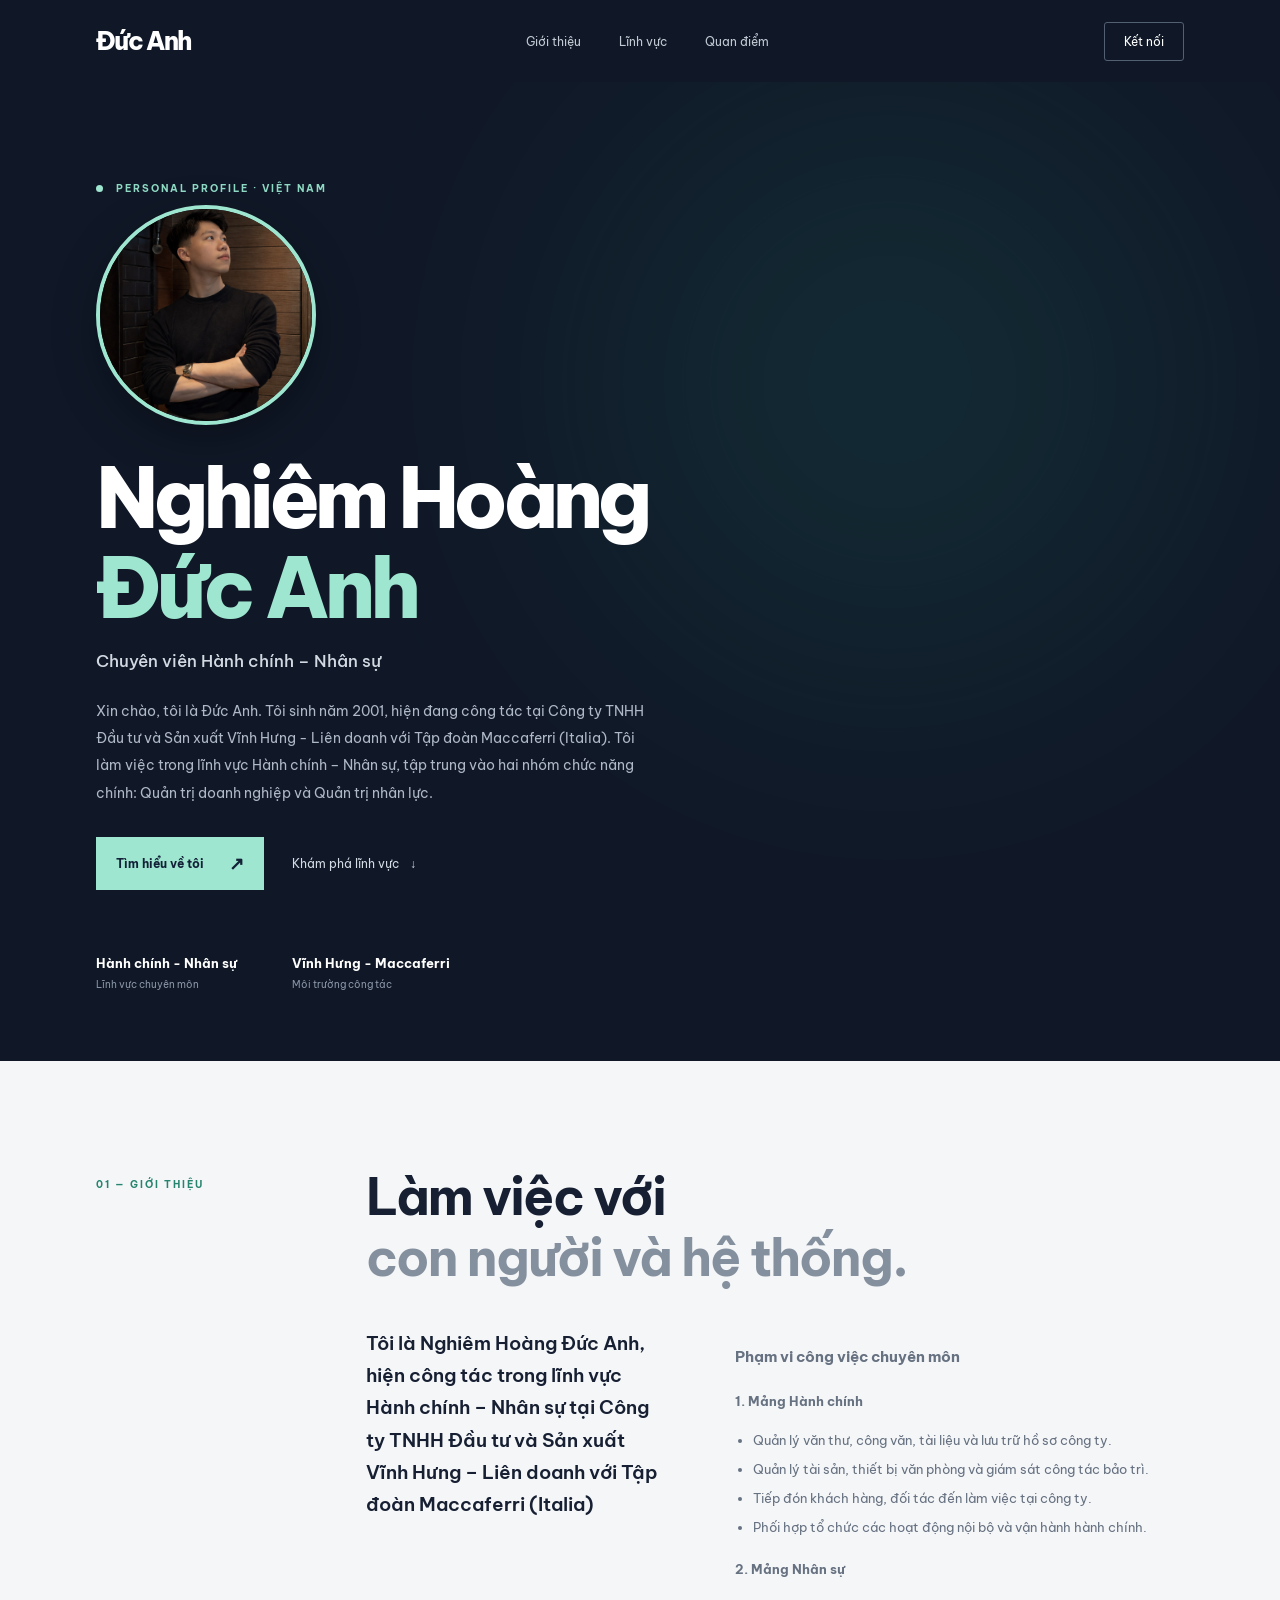
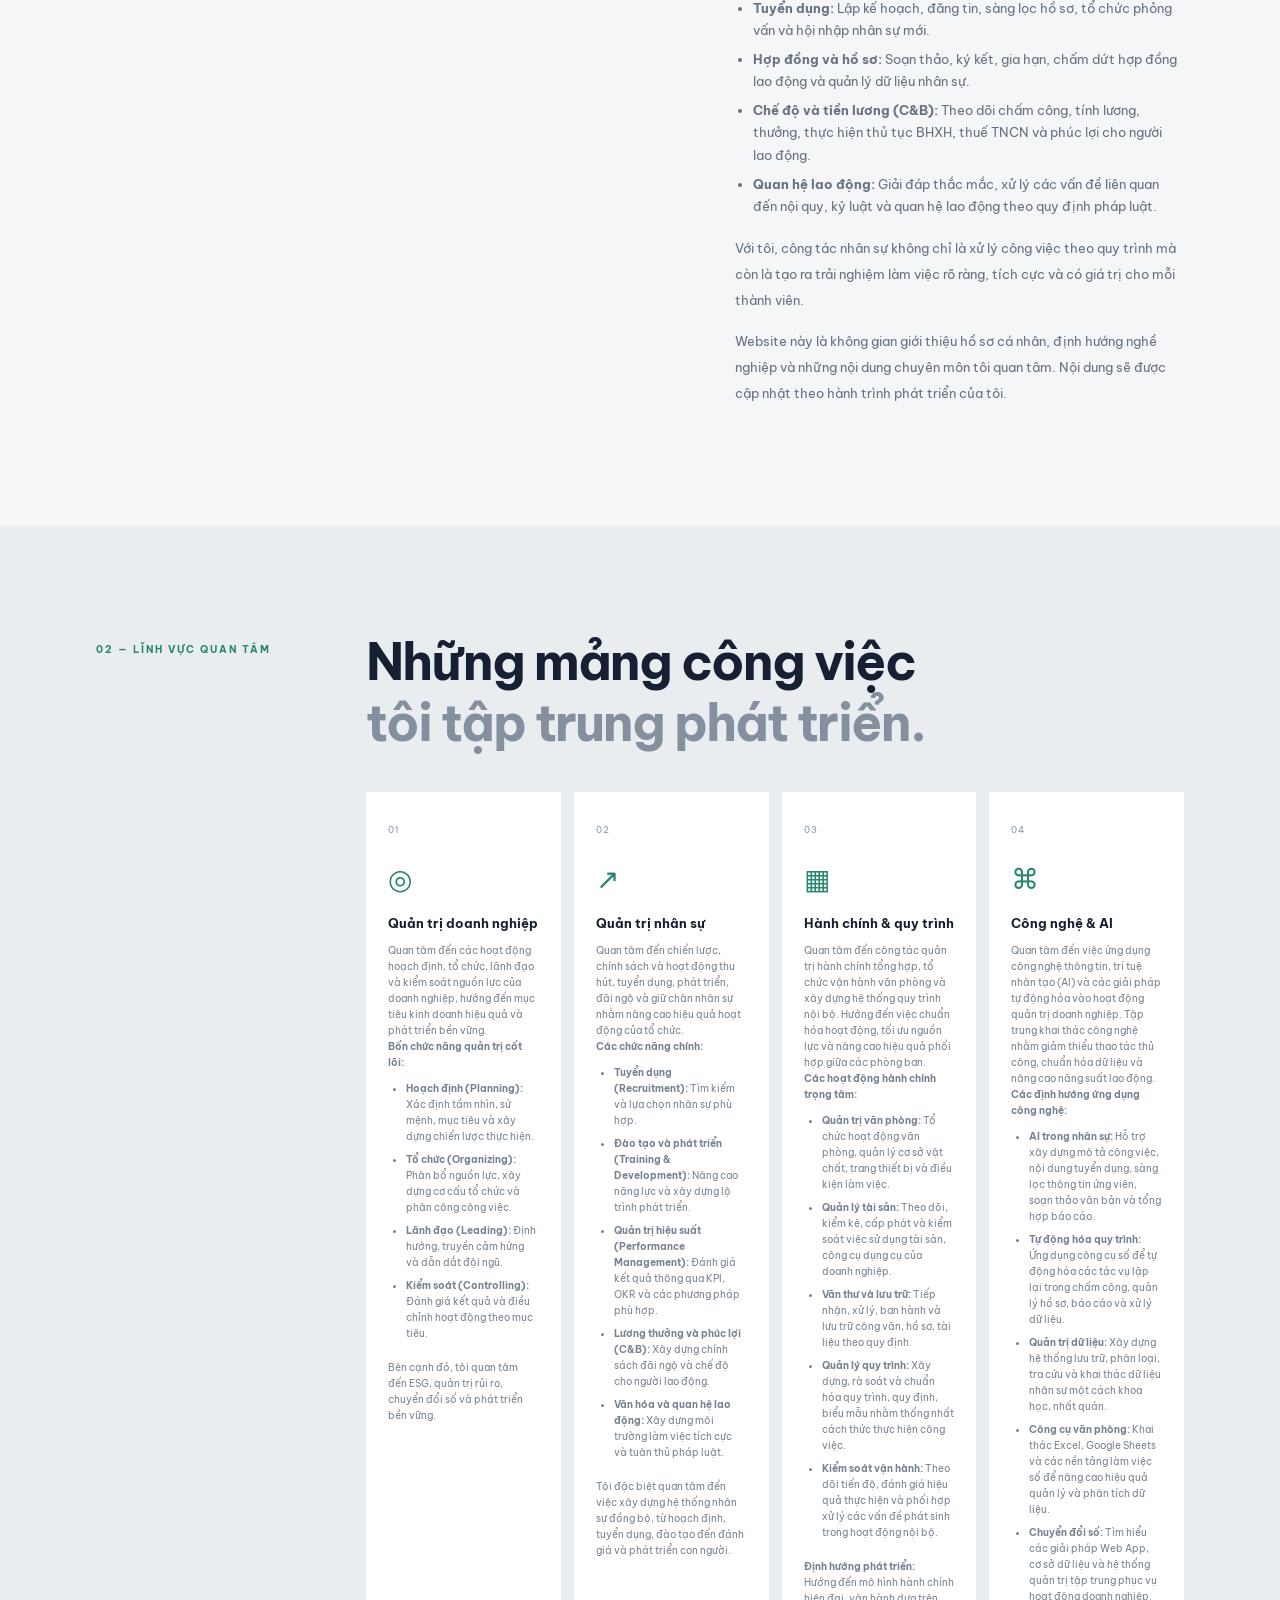
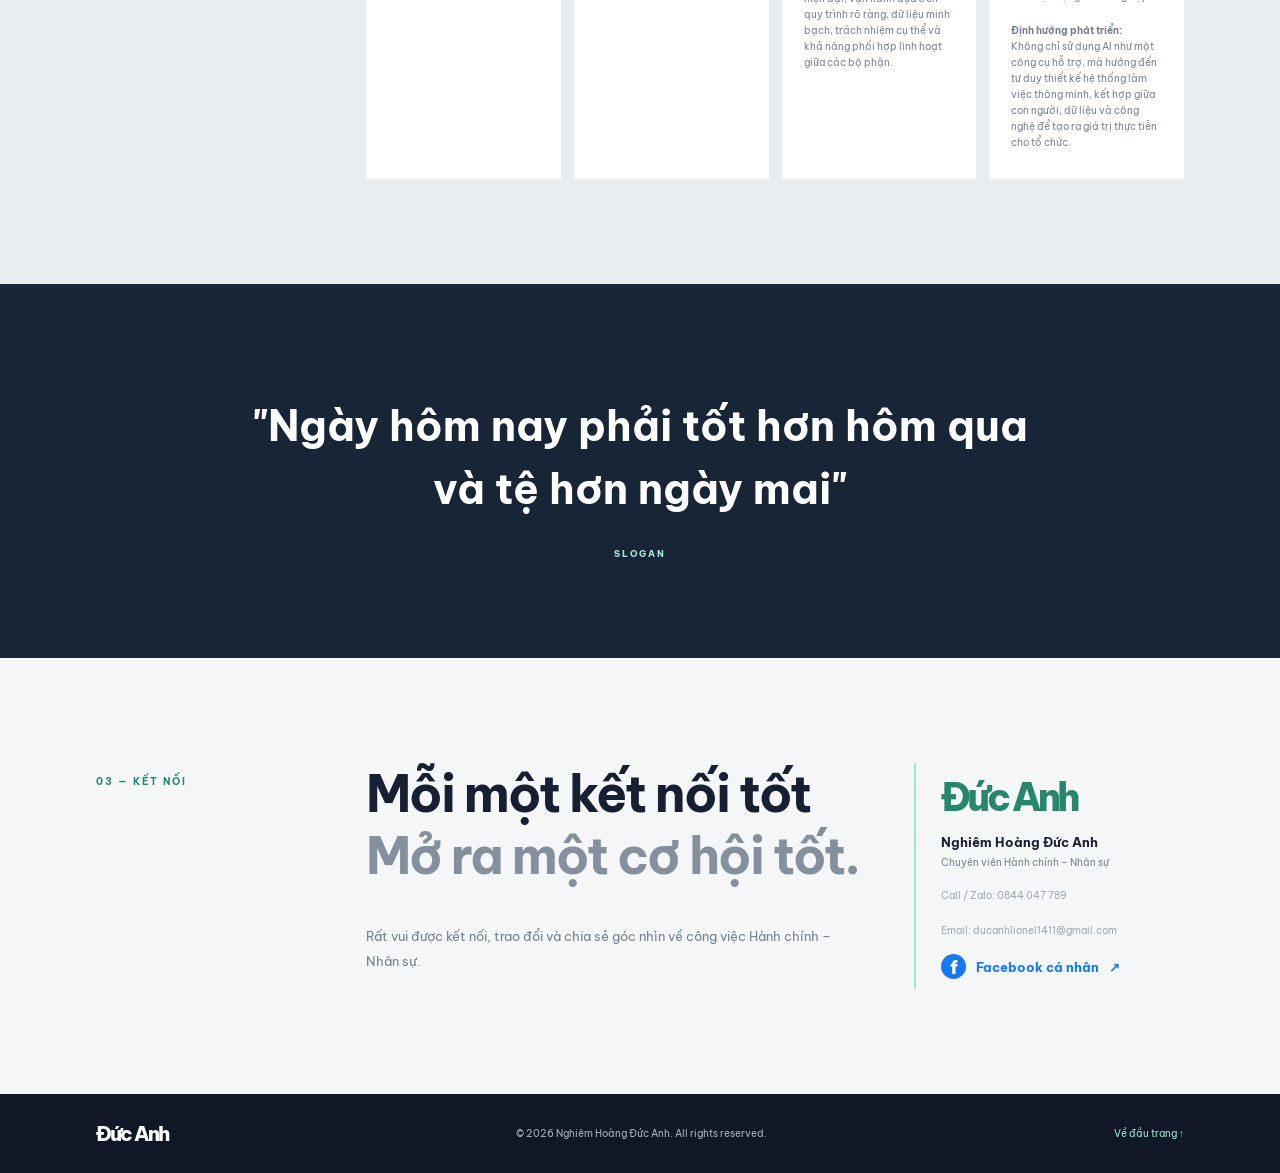
<file: index.html>
<!DOCTYPE html>
<html lang="vi">
<head>
  <meta charset="UTF-8">
  <meta name="viewport" content="width=device-width, initial-scale=1">
  <meta name="theme-color" content="#101827">

  <title>Nghiêm Hoàng Đức Anh | Chuyên viên Hành chính – Nhân sự</title>

  <meta name="description" content="Website cá nhân của Nghiêm Hoàng Đức Anh – Chuyên viên Hành chính – Nhân sự. Giới thiệu hồ sơ, kinh nghiệm, định hướng nghề nghiệp và các lĩnh vực chuyên môn quan tâm.">
  <meta name="robots" content="index, follow">

  <meta property="og:type" content="website">
  <meta property="og:title" content="Nghiêm Hoàng Đức Anh | Hồ sơ cá nhân">
  <meta property="og:description" content="Hồ sơ cá nhân và hành trình phát triển trong lĩnh vực Hành chính – Nhân sự.">
 <meta property="og:locale" content="vi_VN">
<meta property="og:image" content="https://ducanh1411.github.io/nghiemhoangducanh.github.io/images/nghiemhoangducanh.png">
<meta property="og:image:alt" content="Ảnh chân dung Nghiêm Hoàng Đức Anh">
<meta property="og:image:type" content="image/png">

  <link rel="canonical" href="https://ducanh1411.github.io/nghiemhoangducanh.github.io/">
  <link rel="icon" href="favicon.svg" type="image/svg+xml">

  <link rel="preconnect" href="https://fonts.googleapis.com">
  <link rel="preconnect" href="https://fonts.gstatic.com" crossorigin>
  <link href="https://fonts.googleapis.com/css2?family=Be+Vietnam+Pro:wght@400;500;600;700;800&display=swap" rel="stylesheet">

  <link rel="stylesheet" href="style.css">

<script type="application/ld+json">
{
  "@context": "https://schema.org",
  "@type": "Person",
  "name": "Nghiêm Hoàng Đức Anh",
  "alternateName": "Duc Anh",
  "image": {
    "@type": "ImageObject",
    "url": "https://ducanh1411.github.io/nghiemhoangducanh.github.io/images/nghiemhoangducanh.png"
  },
  "description": "Nghiêm Hoàng Đức Anh – Chuyên viên Hành chính – Nhân sự, quan tâm đến quản trị nhân sự, quản trị doanh nghiệp và ứng dụng công nghệ AI.",
  "jobTitle": "Chuyên viên Hành chính – Nhân sự",
  "worksFor": {
    "@type": "Organization",
    "name": "Công ty TNHH Đầu tư và Sản xuất Vĩnh Hưng"
  },
  "url": "https://ducanh1411.github.io/nghiemhoangducanh.github.io/",
  "mainEntityOfPage": "https://ducanh1411.github.io/nghiemhoangducanh.github.io/",
  "sameAs": [
    "https://www.facebook.com/dduwcsanh.141101"
  ]
}
</script>
</head>

<body>

  <header class="topbar">
    <a class="brand" href="#home" aria-label="Trang chủ">Đức Anh<span> </span></a>

    <nav aria-label="Điều hướng chính">
      <a href="#about">Giới thiệu</a>
      <a href="#focus">Lĩnh vực</a>
      <a href="#principles">Quan điểm</a>
    </nav>

    <a class="nav-cta" href="#contact">Kết nối</a>
  </header>

  <main>

    <!-- PHẦN GIỚI THIỆU CHÍNH -->
    <section class="hero" id="home">
      <div class="hero-glow"></div>

      <div class="hero-copy">
        <p class="eyebrow">
          <span class="dot"></span> PERSONAL PROFILE · VIỆT NAM
        </p>

        <div class="hero-content">

          <img
            src="images/nghiemhoangducanh.png"
            alt="Chân dung Nghiêm Hoàng Đức Anh"
            width="220"
            loading="eager"
          >

          <h1>Nghiêm Hoàng<br><em>Đức Anh</em></h1>

          <p class="role">Chuyên viên Hành chính – Nhân sự</p>

          <p class="intro">
            Xin chào, tôi là Đức Anh. Tôi sinh năm 2001, hiện đang công tác tại Công ty TNHH Đầu tư và Sản xuất Vĩnh Hưng - Liên doanh với Tập đoàn Maccaferri (Italia).

            Tôi làm việc trong lĩnh vực Hành chính – Nhân sự, tập trung vào hai nhóm chức năng chính: Quản trị doanh nghiệp và Quản trị nhân lực.
          </p>

          <div class="hero-actions">
            <a class="button primary" href="#about">Tìm hiểu về tôi <span>↗</span></a>
            <a class="text-link" href="#focus">Khám phá lĩnh vực <span>↓</span></a>
          </div>

          <div class="hero-meta">
            <div>
              <strong>Hành chính - Nhân sự</strong>
              <span>Lĩnh vực chuyên môn</span>
            </div>

            <div>
              <strong>Vĩnh Hưng - Maccaferri</strong>
              <span>Môi trường công tác</span>
            </div>
          </div>

        </div>
      </div>
    </section>

    <!-- GIỚI THIỆU -->
    <section class="section about" id="about">
      <div class="section-kicker">01 — GIỚI THIỆU</div>

      <div class="section-content">
        <h2>Làm việc với<br><span>con người và hệ thống.</span></h2>

        <div class="about-grid">

          <p class="lead">
            Tôi là Nghiêm Hoàng Đức Anh, hiện công tác trong lĩnh vực Hành chính – Nhân sự tại Công ty TNHH Đầu tư và Sản xuất Vĩnh Hưng – Liên doanh với Tập đoàn Maccaferri (Italia)
          </p>

          <div class="body-copy">

            <h3>Phạm vi công việc chuyên môn</h3>

            <p><strong>1. Mảng Hành chính</strong></p>
            <ul>
              <li>Quản lý văn thư, công văn, tài liệu và lưu trữ hồ sơ công ty.</li>
              <li>Quản lý tài sản, thiết bị văn phòng và giám sát công tác bảo trì.</li>
              <li>Tiếp đón khách hàng, đối tác đến làm việc tại công ty.</li>
              <li>Phối hợp tổ chức các hoạt động nội bộ và vận hành hành chính.</li>
            </ul>

            <p><strong>2. Mảng Nhân sự</strong></p>
            <ul>
              <li><strong>Tuyển dụng:</strong> Lập kế hoạch, đăng tin, sàng lọc hồ sơ, tổ chức phỏng vấn và hội nhập nhân sự mới.</li>
              <li><strong>Hợp đồng và hồ sơ:</strong> Soạn thảo, ký kết, gia hạn, chấm dứt hợp đồng lao động và quản lý dữ liệu nhân sự.</li>
              <li><strong>Chế độ và tiền lương (C&B):</strong> Theo dõi chấm công, tính lương, thưởng, thực hiện thủ tục BHXH, thuế TNCN và phúc lợi cho người lao động.</li>
              <li><strong>Quan hệ lao động:</strong> Giải đáp thắc mắc, xử lý các vấn đề liên quan đến nội quy, kỷ luật và quan hệ lao động theo quy định pháp luật.</li>
            </ul>

            <p>
              Với tôi, công tác nhân sự không chỉ là xử lý công việc theo quy trình mà còn là tạo ra trải nghiệm làm việc rõ ràng, tích cực và có giá trị cho mỗi thành viên.
            </p>

            <p>
              Website này là không gian giới thiệu hồ sơ cá nhân, định hướng nghề nghiệp và những nội dung chuyên môn tôi quan tâm. Nội dung sẽ được cập nhật theo hành trình phát triển của tôi.
            </p>

          </div>
        </div>
      </div>
    </section>

    <!-- LĨNH VỰC QUAN TÂM -->
    <section class="section focus" id="focus">
      <div class="section-kicker">02 — LĨNH VỰC QUAN TÂM</div>

      <div class="section-content">
        <h2>Những mảng công việc<br><span>tôi tập trung phát triển.</span></h2>

        <div class="focus-grid">

          <article class="focus-card">
            <span class="number">01</span>
            <div class="symbol">◎</div>
            <h3>Quản trị doanh nghiệp</h3>

            <p>
              Quan tâm đến các hoạt động hoạch định, tổ chức, lãnh đạo và kiểm soát nguồn lực của doanh nghiệp, hướng đến mục tiêu kinh doanh hiệu quả và phát triển bền vững.
            </p>

            <p><strong>Bốn chức năng quản trị cốt lõi:</strong></p>
            <ul>
              <li><strong>Hoạch định (Planning):</strong> Xác định tầm nhìn, sứ mệnh, mục tiêu và xây dựng chiến lược thực hiện.</li>
              <li><strong>Tổ chức (Organizing):</strong> Phân bổ nguồn lực, xây dựng cơ cấu tổ chức và phân công công việc.</li>
              <li><strong>Lãnh đạo (Leading):</strong> Định hướng, truyền cảm hứng và dẫn dắt đội ngũ.</li>
              <li><strong>Kiểm soát (Controlling):</strong> Đánh giá kết quả và điều chỉnh hoạt động theo mục tiêu.</li>
            </ul>

            <p>
              Bên cạnh đó, tôi quan tâm đến ESG, quản trị rủi ro, chuyển đổi số và phát triển bền vững.
            </p>
          </article>

          <article class="focus-card">
            <span class="number">02</span>
            <div class="symbol">↗</div>
            <h3>Quản trị nhân sự</h3>

            <p>
              Quan tâm đến chiến lược, chính sách và hoạt động thu hút, tuyển dụng, phát triển, đãi ngộ và giữ chân nhân sự nhằm nâng cao hiệu quả hoạt động của tổ chức.
            </p>

            <p><strong>Các chức năng chính:</strong></p>
            <ul>
              <li><strong>Tuyển dụng (Recruitment):</strong> Tìm kiếm và lựa chọn nhân sự phù hợp.</li>
              <li><strong>Đào tạo và phát triển (Training & Development):</strong> Nâng cao năng lực và xây dựng lộ trình phát triển.</li>
              <li><strong>Quản trị hiệu suất (Performance Management):</strong> Đánh giá kết quả thông qua KPI, OKR và các phương pháp phù hợp.</li>
              <li><strong>Lương thưởng và phúc lợi (C&B):</strong> Xây dựng chính sách đãi ngộ và chế độ cho người lao động.</li>
              <li><strong>Văn hóa và quan hệ lao động:</strong> Xây dựng môi trường làm việc tích cực và tuân thủ pháp luật.</li>
            </ul>

            <p>
              Tôi đặc biệt quan tâm đến việc xây dựng hệ thống nhân sự đồng bộ, từ hoạch định, tuyển dụng, đào tạo đến đánh giá và phát triển con người.
            </p>
          </article>

         <article class="focus-card">
    <span class="number">03</span>
    <div class="symbol">▦</div>
    <h3>Hành chính & quy trình</h3>

    <p>
      Quan tâm đến công tác quản trị hành chính tổng hợp, tổ chức vận hành văn phòng và xây dựng hệ thống quy trình nội bộ. Hướng đến việc chuẩn hóa hoạt động, tối ưu nguồn lực và nâng cao hiệu quả phối hợp giữa các phòng ban.
    </p>

    <p><strong>Các hoạt động hành chính trọng tâm:</strong></p>
    <ul>
      <li><strong>Quản trị văn phòng:</strong> Tổ chức hoạt động văn phòng, quản lý cơ sở vật chất, trang thiết bị và điều kiện làm việc.</li>
      <li><strong>Quản lý tài sản:</strong> Theo dõi, kiểm kê, cấp phát và kiểm soát việc sử dụng tài sản, công cụ dụng cụ của doanh nghiệp.</li>
      <li><strong>Văn thư và lưu trữ:</strong> Tiếp nhận, xử lý, ban hành và lưu trữ công văn, hồ sơ, tài liệu theo quy định.</li>
      <li><strong>Quản lý quy trình:</strong> Xây dựng, rà soát và chuẩn hóa quy trình, quy định, biểu mẫu nhằm thống nhất cách thức thực hiện công việc.</li>
      <li><strong>Kiểm soát vận hành:</strong> Theo dõi tiến độ, đánh giá hiệu quả thực hiện và phối hợp xử lý các vấn đề phát sinh trong hoạt động nội bộ.</li>
    </ul>

    <p><strong>Định hướng phát triển:</strong></p>
    <p>
      Hướng đến mô hình hành chính hiện đại, vận hành dựa trên quy trình rõ ràng, dữ liệu minh bạch, trách nhiệm cụ thể và khả năng phối hợp linh hoạt giữa các bộ phận.
    </p>
</article>

         <article class="focus-card">
    <span class="number">04</span>
    <div class="symbol">⌘</div>
    <h3>Công nghệ & AI</h3>

    <p>
      Quan tâm đến việc ứng dụng công nghệ thông tin, trí tuệ nhân tạo (AI) và các giải pháp tự động hóa vào hoạt động quản trị doanh nghiệp. Tập trung khai thác công nghệ nhằm giảm thiểu thao tác thủ công, chuẩn hóa dữ liệu và nâng cao năng suất lao động.
    </p>

    <p><strong>Các định hướng ứng dụng công nghệ:</strong></p>
    <ul>
      <li><strong>AI trong nhân sự:</strong> Hỗ trợ xây dựng mô tả công việc, nội dung tuyển dụng, sàng lọc thông tin ứng viên, soạn thảo văn bản và tổng hợp báo cáo.</li>
      <li><strong>Tự động hóa quy trình:</strong> Ứng dụng công cụ số để tự động hóa các tác vụ lặp lại trong chấm công, quản lý hồ sơ, báo cáo và xử lý dữ liệu.</li>
      <li><strong>Quản trị dữ liệu:</strong> Xây dựng hệ thống lưu trữ, phân loại, tra cứu và khai thác dữ liệu nhân sự một cách khoa học, nhất quán.</li>
      <li><strong>Công cụ văn phòng:</strong> Khai thác Excel, Google Sheets và các nền tảng làm việc số để nâng cao hiệu quả quản lý và phân tích dữ liệu.</li>
      <li><strong>Chuyển đổi số:</strong> Tìm hiểu các giải pháp Web App, cơ sở dữ liệu và hệ thống quản trị tập trung phục vụ hoạt động doanh nghiệp.</li>
    </ul>

    <p><strong>Định hướng phát triển:</strong></p>
    <p>
      Không chỉ sử dụng AI như một công cụ hỗ trợ, mà hướng đến tư duy thiết kế hệ thống làm việc thông minh, kết hợp giữa con người, dữ liệu và công nghệ để tạo ra giá trị thực tiễn cho tổ chức.
    </p>
</article>

        </div>
      </div>
    </section>

    <!-- QUAN ĐIỂM CÁ NHÂN -->
    <section class="quote-section" id="principles">
      <blockquote>
        "Ngày hôm nay phải tốt hơn hôm qua và tệ hơn ngày mai"
      </blockquote>
      <p>SLOGAN</p>
    </section>

    <!-- LIÊN HỆ -->
    <section class="section contact" id="contact">
      <div class="section-kicker">03 — KẾT NỐI</div>

      <div class="section-content contact-inner">

        <div>
          <h2>Mỗi một kết nối tốt<br><span>Mở ra một cơ hội tốt.</span></h2>
          <p>
            Rất vui được kết nối, trao đổi và chia sẻ góc nhìn về công việc Hành chính – Nhân sự.
          </p>
        </div>

        <div class="contact-note">
          <span class="contact-mark">Đức Anh</span>
          <p>Nghiêm Hoàng Đức Anh</p>
          <small>Chuyên viên Hành chính – Nhân sự</small>

          <small class="muted">
            Call / Zalo: 0844 047 789
          </small>

          <small class="muted">
            Email: ducanhlionel1411@gmail.com
          </small>

          <a class="facebook-link"
   href="https://www.facebook.com/dduwcsanh.141101"
   target="_blank"
   rel="noopener noreferrer"
   aria-label="Facebook cá nhân của Nghiêm Hoàng Đức Anh">
  <span class="facebook-icon">f</span>
  Facebook cá nhân
  <span>↗</span>
</a>
          
        </div>

      </div>
    </section>

  </main>

  <footer>
    <a class="brand" href="#home">Đức Anh<span> </span></a>

    <span>
      © <span id="year"></span> Nghiêm Hoàng Đức Anh. All rights reserved.
    </span>

    <a href="#home">Về đầu trang ↑</a>
  </footer>

  <script>
    document.getElementById('year').textContent = new Date().getFullYear();
  </script>

</body>
</html>
</file>
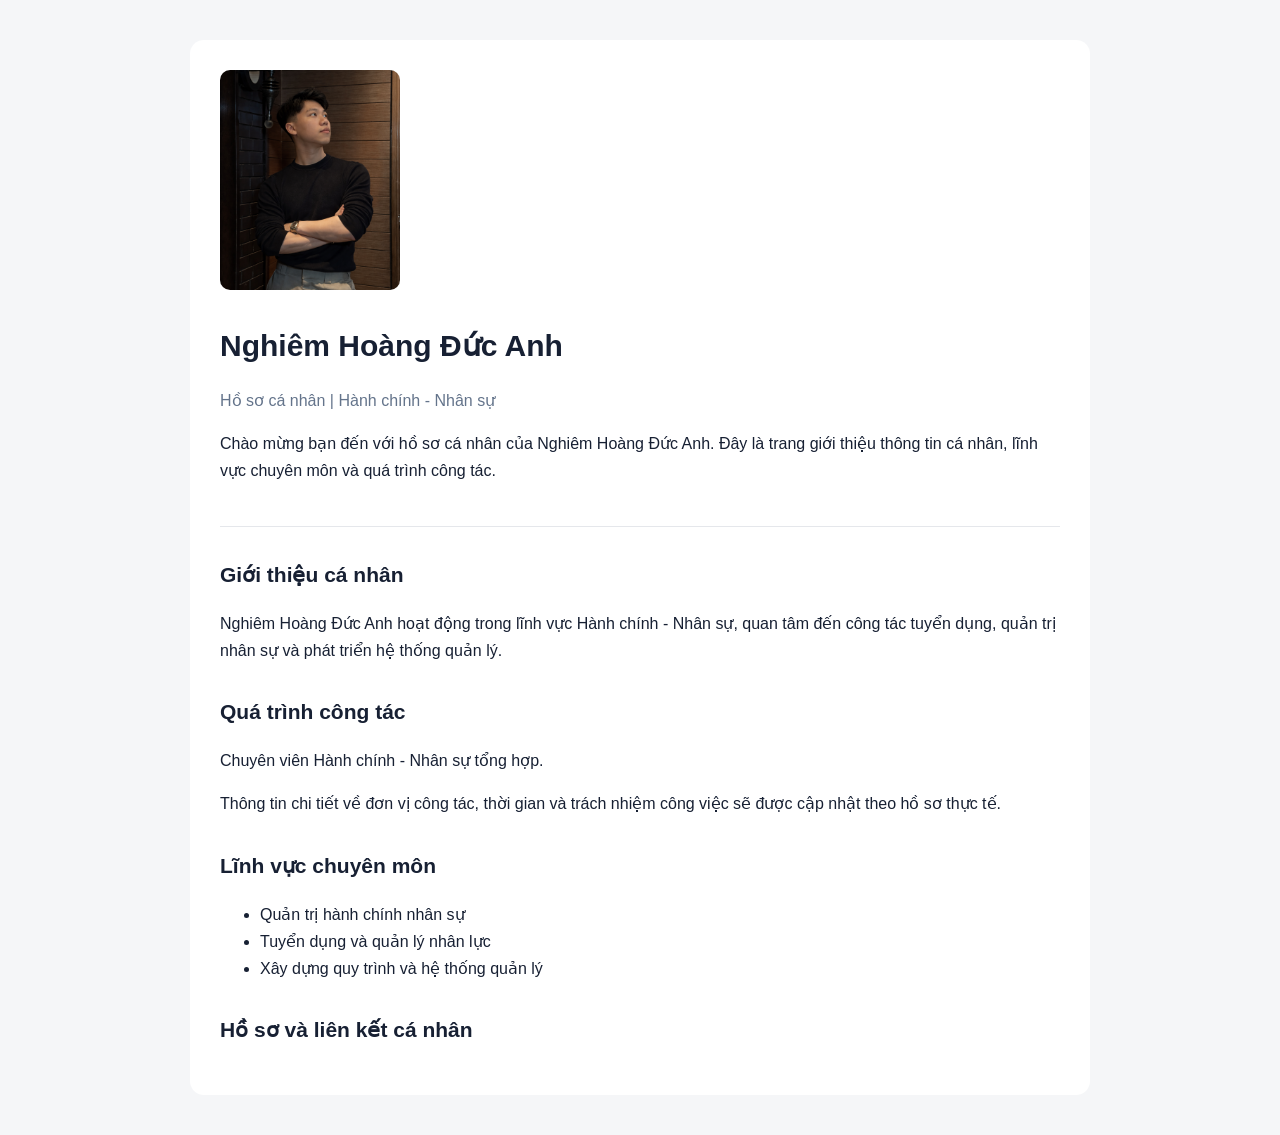
<file: profile.html>
<!DOCTYPE html>
<html lang="vi">
<head>
  <meta charset="UTF-8">
  <meta name="viewport" content="width=device-width, initial-scale=1.0">

  <title>Nghiêm Hoàng Đức Anh - Hồ sơ cá nhân</title>

  <meta name="description"
        content="Hồ sơ cá nhân Nghiêm Hoàng Đức Anh. Thông tin giới thiệu, lĩnh vực chuyên môn và quá trình công tác.">

  <meta name="robots" content="index, follow">

  <link rel="canonical"
        href="https://ducanh1411.github.io/nghiemhoangducanh.github.io/profile.html">

  <!-- Open Graph -->
  <meta property="og:type" content="profile">
  <meta property="og:title" content="Nghiêm Hoàng Đức Anh - Hồ sơ cá nhân">
  <meta property="og:description"
        content="Hồ sơ cá nhân và quá trình công tác của Nghiêm Hoàng Đức Anh.">
  <meta property="og:url"
        content="https://ducanh1411.github.io/nghiemhoangducanh.github.io/profile.html">
  <meta property="og:image"
        content="https://ducanh1411.github.io/nghiemhoangducanh.github.io/images/nghiemhoangducanh.png">
  <meta property="og:image:alt"
        content="Ảnh chân dung Nghiêm Hoàng Đức Anh">
  <meta property="og:image:type" content="image/jpeg">

  <!-- Twitter -->
  <meta name="twitter:card" content="summary_large_image">
  <meta name="twitter:title"
        content="Nghiêm Hoàng Đức Anh - Hồ sơ cá nhân">
  <meta name="twitter:description"
        content="Hồ sơ cá nhân Nghiêm Hoàng Đức Anh.">
  <meta name="twitter:image"
        content="https://ducanh1411.github.io/nghiemhoangducanh.github.io/images/nghiemhoangducanh.png">

  <!-- Structured Data -->
  <script type="application/ld+json">
{
  "@context": "https://schema.org",
  "@graph": [
    {
      "@type": "WebSite",
      "@id": "https://ducanh1411.github.io/nghiemhoangducanh.github.io/#website",
      "url": "https://ducanh1411.github.io/nghiemhoangducanh.github.io/",
      "name": "Nghiêm Hoàng Đức Anh"
    },
    {
      "@type": "ProfilePage",
      "@id": "https://ducanh1411.github.io/nghiemhoangducanh.github.io/profile.html#webpage",
      "url": "https://ducanh1411.github.io/nghiemhoangducanh.github.io/profile.html",
      "name": "Nghiêm Hoàng Đức Anh - Hồ sơ cá nhân",
      "isPartOf": {
        "@id": "https://ducanh1411.github.io/nghiemhoangducanh.github.io/#website"
      },
      "primaryImageOfPage": {
        "@id": "https://ducanh1411.github.io/nghiemhoangducanh.github.io/profile.html#primaryimage"
      },
      "mainEntity": {
        "@id": "https://ducanh1411.github.io/nghiemhoangducanh.github.io/profile.html#person"
      }
    },
    {
      "@type": "ImageObject",
      "@id": "https://ducanh1411.github.io/nghiemhoangducanh.github.io/profile.html#primaryimage",
      "url": "https://ducanh1411.github.io/nghiemhoangducanh.github.io/images/nghiemhoangducanh.png",
      "contentUrl": "https://ducanh1411.github.io/nghiemhoangducanh.github.io/images/nghiemhoangducanh.png",
      "caption": "Ảnh chân dung Nghiêm Hoàng Đức Anh"
    },
    {
      "@type": "Person",
      "@id": "https://ducanh1411.github.io/nghiemhoangducanh.github.io/profile.html#person",
      "name": "Nghiêm Hoàng Đức Anh",
      "url": "https://ducanh1411.github.io/nghiemhoangducanh.github.io/profile.html",
      "mainEntityOfPage": {
        "@id": "https://ducanh1411.github.io/nghiemhoangducanh.github.io/profile.html#webpage"
      },
      "image": {
        "@id": "https://ducanh1411.github.io/nghiemhoangducanh.github.io/profile.html#primaryimage"
      },
      "description": "Nghiêm Hoàng Đức Anh hoạt động trong lĩnh vực Hành chính - Nhân sự."
    }
  ]
}
</script>

  <style>
    * {
      box-sizing: border-box;
    }

    body {
      margin: 0;
      background: #f5f6f8;
      color: #172033;
      font-family: Arial, sans-serif;
      line-height: 1.7;
    }

    .container {
      max-width: 900px;
      margin: 40px auto;
      padding: 30px;
      background: #fff;
      border-radius: 14px;
    }

    .profile {
      display: flex;
      align-items: center;
      gap: 30px;
      flex-wrap: wrap;
      padding-bottom: 25px;
      border-bottom: 1px solid #e5e7eb;
    }

    .avatar {
      width: 180px;
      height: 220px;
      object-fit: cover;
      object-position: center;
      border-radius: 10px;
    }

    h1 {
      margin: 0 0 10px;
      font-size: 30px;
    }

    h2 {
      margin-top: 30px;
      color: #172033;
      font-size: 21px;
    }

    .subtitle {
      color: #64748b;
    }

    .links a {
      display: inline-block;
      margin: 5px 12px 5px 0;
      color: #2563eb;
      text-decoration: none;
    }

    @media (max-width: 600px) {
      .container {
        margin: 15px;
        padding: 20px;
      }

      .profile {
        flex-direction: column;
        align-items: flex-start;
      }
    }
  </style>
</head>

<body>

  <main class="container">

    <section class="profile">

      <img
  class="avatar"
  src="images/nghiemhoangducanh.png"
  alt="Ảnh chân dung Nghiêm Hoàng Đức Anh"
  title="Nghiêm Hoàng Đức Anh"
  width="180"
  height="220"
>

      <div>
        <h1>Nghiêm Hoàng Đức Anh</h1>
        <p class="subtitle">
          Hồ sơ cá nhân | Hành chính - Nhân sự
        </p>
        <p>
          Chào mừng bạn đến với hồ sơ cá nhân của Nghiêm Hoàng Đức Anh.
          Đây là trang giới thiệu thông tin cá nhân, lĩnh vực chuyên môn
          và quá trình công tác.
        </p>
      </div>

    </section>

    <section>
      <h2>Giới thiệu cá nhân</h2>
      <p>
        Nghiêm Hoàng Đức Anh hoạt động trong lĩnh vực Hành chính - Nhân sự,
        quan tâm đến công tác tuyển dụng, quản trị nhân sự và phát triển
        hệ thống quản lý.
      </p>
    </section>

    <section>
      <h2>Quá trình công tác</h2>
      <p>Chuyên viên Hành chính - Nhân sự tổng hợp.</p>
      <p>
        Thông tin chi tiết về đơn vị công tác, thời gian và trách nhiệm
        công việc sẽ được cập nhật theo hồ sơ thực tế.
      </p>
    </section>

    <section>
      <h2>Lĩnh vực chuyên môn</h2>
      <ul>
        <li>Quản trị hành chính nhân sự</li>
        <li>Tuyển dụng và quản lý nhân lực</li>
        <li>Xây dựng quy trình và hệ thống quản lý</li>
      </ul>
    </section>

    <section>
      <h2>Hồ sơ và liên kết cá nhân</h2>
      <div class="links">
        <!-- Chỉ thêm liên kết tài khoản chính chủ đã xác minh -->
      </div>
    </section>

  </main>

</body>
</html>
</file>
<file: style.css>
*{box-sizing:border-box}html{scroll-behavior:smooth}body{margin:0;background:#f5f6f8;color:#172033;font-family:"Be Vietnam Pro",Arial,sans-serif}a{color:inherit;text-decoration:none}.topbar{height:82px;padding:0 7.5%;display:flex;align-items:center;justify-content:space-between;background:#101827;color:#fff}.brand{font-size:25px;font-weight:800;letter-spacing:-2px}.brand span{color:#9ee6cf}.topbar nav{display:flex;gap:38px;color:#c3cad5;font-size:12px}.topbar nav a:hover,.text-link:hover{color:#9ee6cf}.nav-cta{font-size:12px;border:1px solid #536071;padding:11px 19px;border-radius:3px}.hero{min-height:650px;background:#101827;color:white;padding:90px 7.5% 70px;display:grid;grid-template-columns:1.05fr .95fr;align-items:center;position:relative;overflow:hidden}.hero-glow{position:absolute;width:600px;height:600px;border-radius:50%;background:#1c665d;filter:blur(130px);opacity:.22;right:7%;top:0}.hero-copy{position:relative;z-index:1;max-width:650px}.eyebrow,.section-kicker{font-size:10px;letter-spacing:2px;font-weight:700;color:#8ed9c3}.dot{display:inline-block;width:7px;height:7px;border-radius:50%;background:#9ee6cf;margin-right:9px}.hero h1{font-size:clamp(52px,6.5vw,88px);line-height:1.08;letter-spacing:-5px;margin:28px 0 15px;font-weight:800}.hero h1 em{font-style:normal;color:#9ee6cf}.role{font-size:17px;color:#d3d9e2;font-weight:500}.intro{max-width:560px;color:#aeb8c7;font-size:14px;line-height:1.95;margin:26px 0 30px}.hero-actions{display:flex;align-items:center;gap:28px}.button{display:inline-flex;gap:25px;align-items:center;padding:15px 20px;font-size:12px;font-weight:700}.primary{background:#9ee6cf;color:#122137}.primary span{font-size:18px}.text-link{font-size:12px;color:#d4dce5}.text-link span{margin-left:8px}.hero-meta{display:flex;gap:55px;margin-top:65px}.hero-meta div{display:flex;flex-direction:column;gap:7px}.hero-meta strong{font-size:13px}.hero-meta span{font-size:10px;color:#8995a7}.hero-visual{height:430px;position:relative;display:flex;align-items:center;justify-content:center}.orbit{position:absolute;border:1px solid rgba(158,230,207,.22);border-radius:50%;transform:rotate(-25deg)}.orbit-one{width:390px;height:300px}.orbit-two{width:480px;height:370px;transform:rotate(35deg)}.monogram{width:250px;height:250px;border:1px solid rgba(158,230,207,.55);border-radius:50%;display:flex;align-items:center;justify-content:center;font-size:105px;font-weight:800;letter-spacing:-14px;color:#fff;background:radial-gradient(circle at 35% 30%,#294d55,#17283a 70%);box-shadow:0 20px 90px #050b15}.monogram span{color:#9ee6cf}.visual-caption{position:absolute;bottom:12px;left:7%;right:7%;display:flex;justify-content:space-between;font-size:8px;letter-spacing:1.5px;color:#8995a7}.floating-card{position:absolute;right:0;top:60px;background:#fff;color:#172033;padding:14px 18px;display:flex;align-items:center;gap:12px;box-shadow:0 15px 45px #080f1b55}.card-icon{font-size:25px;color:#27866e}.floating-card b,.floating-card small{display:block}.floating-card b{font-size:11px}.floating-card small{font-size:9px;color:#7d8795;margin-top:4px}.section{padding:105px 7.5%;display:grid;grid-template-columns:220px 1fr;gap:50px}.section-kicker{color:#25856e;padding-top:12px}.section h2{font-size:clamp(34px,4vw,52px);line-height:1.2;letter-spacing:-2px;margin:0 0 38px}.section h2 span{color:#84909e}.about-grid{display:grid;grid-template-columns:.8fr 1.2fr;gap:70px}.lead{font-size:19px;line-height:1.7;font-weight:600;margin:0}.body-copy{font-size:13px;line-height:2;color:#667181}.body-copy p{margin:0 0 15px}.focus{background:#e9edf0}.focus-grid{display:grid;grid-template-columns:repeat(4,1fr);gap:13px}.focus-card{background:#fff;padding:25px 22px 28px;min-height:235px;position:relative}.number{font-size:9px;color:#8a96a4;letter-spacing:1px}.symbol{font-size:28px;color:#27866e;margin:24px 0 18px}.focus-card h3{font-size:14px;margin:0 0 10px}.focus-card p{font-size:11px;line-height:1.8;color:#788391;margin:0}.quote-section{background:#172536;color:#fff;text-align:center;padding:90px 18%;}.quote-mark{font-size:70px;line-height:.8;color:#9ee6cf}.quote-section blockquote{font-size:clamp(23px,3vw,36px);line-height:1.55;letter-spacing:-1px;margin:20px auto 28px;max-width:850px;font-weight:600}.quote-section p{font-size:22px !important;font-weight:800 !important;letter-spacing:5px !important;color:#9ee6cf !important;margin-top:25px !important}.contact{background:#f5f6f8}.contact-inner{display:flex;justify-content:space-between;gap:50px}.contact-inner>div:first-child{max-width:570px}.contact-inner>div:first-child p{font-size:13px;color:#74808e;line-height:1.9}.contact-note{min-width:270px;border-left:2px solid #9ee6cf;padding:10px 0 10px 25px;align-self:center}.contact-mark{font-size:38px;font-weight:800;letter-spacing:-4px;color:#27866e}.contact-note p{font-size:13px;font-weight:700;margin:13px 0 5px}.contact-note small{display:block;font-size:10px;color:#778391;margin-top:6px}.contact-note .muted{max-width:250px;line-height:1.7;margin-top:18px;color:#a0a8b2}footer{background:#101827;color:#a9b3c0;padding:27px 7.5%;display:flex;align-items:center;justify-content:space-between;font-size:10px}footer .brand{color:#fff;font-size:20px}footer>a:last-child{color:#9ee6cf}@media(max-width:850px){.hero{grid-template-columns:1fr;padding-top:70px}.hero-visual{height:350px;margin-top:35px}.section{grid-template-columns:1fr;gap:25px;padding:75px 7%}.about-grid{gap:25px}.focus-grid{grid-template-columns:repeat(2,1fr)}.topbar{padding:0 6%}.topbar nav{gap:15px}.contact-inner{flex-direction:column}.contact-note{align-self:flex-start}}@media(max-width:520px){.topbar{height:70px}.topbar nav{display:none}.hero{padding:65px 7% 45px}.hero h1{letter-spacing:-3px}.hero-meta{gap:30px;margin-top:45px}.hero-visual{height:290px}.monogram{width:190px;height:190px;font-size:80px}.orbit-one{width:290px;height:230px}.orbit-two{width:340px;height:270px}.floating-card{right:-5px;top:25px;padding:10px}.visual-caption{font-size:7px}.about-grid{grid-template-columns:1fr}.focus-grid{grid-template-columns:1fr 1fr;gap:9px}.focus-card{padding:18px 15px;min-height:220px}.section h2{margin-bottom:25px}.quote-section{padding:75px 8%}footer{gap:15px;flex-wrap:wrap}footer>span{order:3;width:100%}}  
/* ===== CÁC ĐIỀU CHỈNH GIAO DIỆN ===== */

/* 1. Ảnh chân dung hình tròn */
.hero-content img {
    display: block;
    width: 220px;
    height: 220px;
    object-fit: cover;
    object-position: center;
    border-radius: 50%;
    border: 4px solid #9ee6cf;
    box-shadow: 0 15px 45px rgba(0,0,0,0.3);
    margin-bottom: 24px;
}

/* 2. Danh sách giới thiệu */
.body-copy ul,
.focus-card ul {
    padding-left: 18px;
    margin: 10px 0 18px;
}

.body-copy li,
.focus-card li {
    margin-bottom: 7px;
    line-height: 1.7;
}

/* 3. Thu nhỏ chữ trong 4 lĩnh vực */
.focus-grid .focus-card p,
.focus-grid .focus-card li {
    font-size: 10px !important;
    line-height: 1.6 !important;
    color: #788391;
}

.focus-grid .focus-card h3 {
    font-size: 13px !important;
    line-height: 1.5;
}

/* 4. Phóng to câu slogan */
.quote-section blockquote {
    font-size: clamp(28px, 3.5vw, 42px) !important;
    line-height: 1.5 !important;
    letter-spacing: 0 !important;
    font-weight: 700 !important;
}

/* 5. Giữ chữ SLOGAN nhỏ */
.quote-section > p {
    font-size: 9px !important;
    letter-spacing: 2px !important;
}

/* 6. Giao diện điện thoại */
@media(max-width:520px) {
    .hero-content img {
        width: 180px;
        height: 180px;
    }

    .quote-section blockquote {
        font-size: 25px !important;
    }
}
/* FACEBOOK PERSONAL LINK */
.facebook-link {
    display: inline-flex;
    align-items: center;
    gap: 10px;
    margin-top: 15px;
    color: #1877f2;
    font-size: 13px;
    font-weight: 700;
    text-decoration: none;
    transition: 0.3s ease;
}

.facebook-icon {
    display: inline-flex;
    width: 25px;
    height: 25px;
    align-items: center;
    justify-content: center;
    border-radius: 50%;
    background: #1877f2;
    color: #fff;
    font-size: 19px;
    font-weight: 800;
}

.facebook-link:hover {
    opacity: 0.7;
    transform: translateY(-2px);
}
</file>
